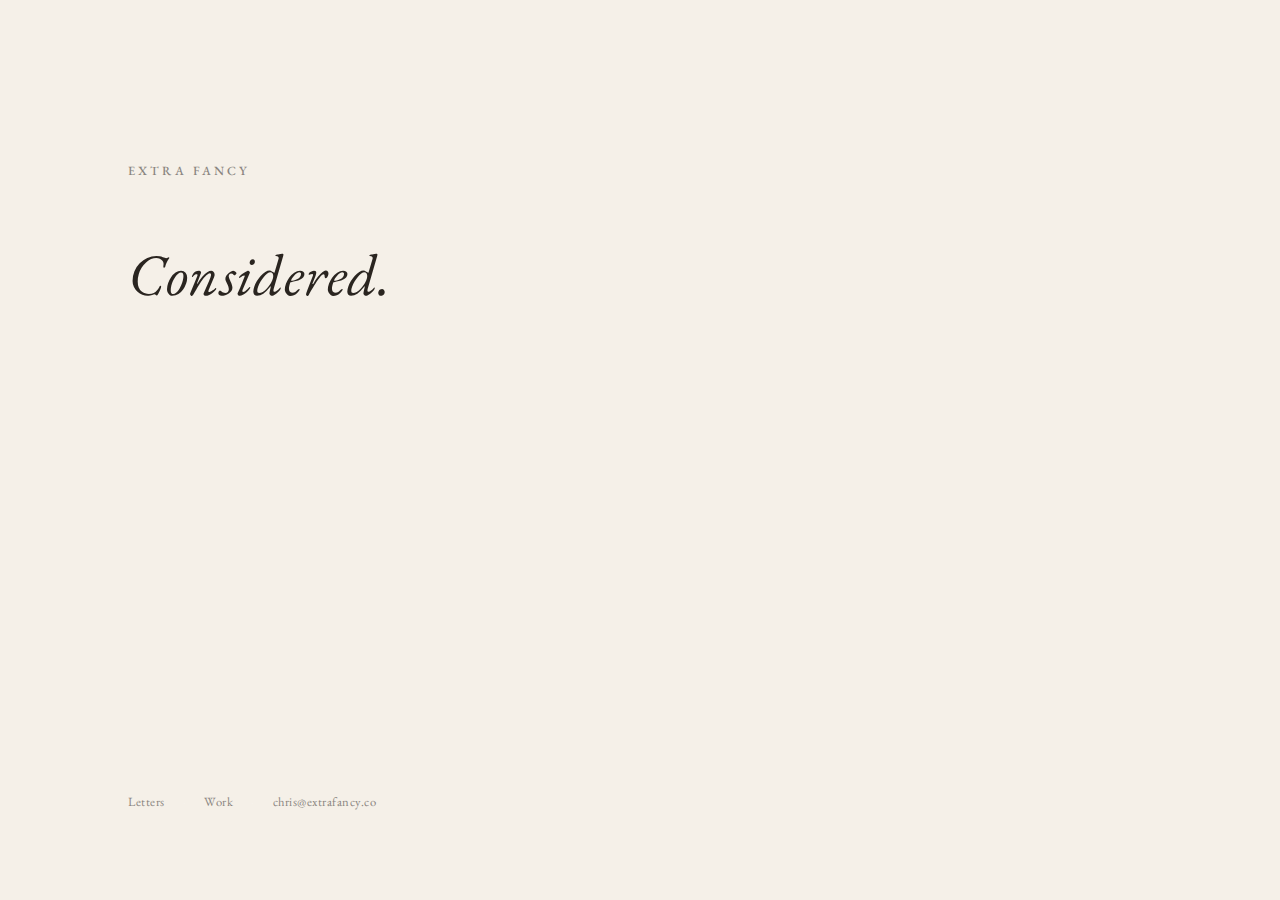
<file: index.html>
<!DOCTYPE html>
<html lang="en">
<head>
  <!-- Google Analytics -->
  <script async src="https://www.googletagmanager.com/gtag/js?id=G-4CF52522C4"></script>
  <script>
    window.dataLayer = window.dataLayer || [];
    function gtag(){dataLayer.push(arguments);}
    gtag('js', new Date());
    gtag('config', 'G-4CF52522C4');
  </script>
  <meta charset="UTF-8">
  <meta name="viewport" content="width=device-width, initial-scale=1.0">
  <title>Extra Fancy</title>
  <meta name="description" content="Concept to market. Brand strategy, design, and go-to-market for ventures that give a damn.">
  <meta name="author" content="Chris Johnson">
  <meta property="og:title" content="Extra Fancy">
  <meta property="og:description" content="Concept to market. Brand strategy, design, and go-to-market for ventures that give a damn.">
  <meta property="og:image" content="https://extrafancy.co/og-image.png">
  <meta property="og:url" content="https://extrafancy.co">
  <meta property="og:type" content="website">
  <meta property="og:site_name" content="Extra Fancy">
  <meta name="twitter:card" content="summary_large_image">
  <meta name="twitter:title" content="Extra Fancy">
  <meta name="twitter:description" content="Concept to market. Brand strategy, design, and go-to-market for ventures that give a damn.">
  <meta name="twitter:image" content="https://extrafancy.co/og-image.png">
  <link rel="icon" type="image/svg+xml" href="/favicon.svg">
  <link rel="preconnect" href="https://fonts.googleapis.com">
  <link rel="preconnect" href="https://fonts.gstatic.com" crossorigin>
  <link href="https://fonts.googleapis.com/css2?family=EB+Garamond:ital,wght@0,400;0,500;1,400;1,500&display=swap" rel="stylesheet">
  <link rel="stylesheet" href="style.css?v=2">
</head>
<body>
  <main>
    <h1>Extra Fancy</h1>
    <p class="word">Considered.</p>
  </main>
  <footer>
    <a href="/letters">Letters</a>
    <span>·</span>
    <a href="/work">Work</a>
    <span>·</span>
    <a href="mailto:chris@extrafancy.co">chris@extrafancy.co</a>
  </footer>
  <script>
    function setTimeTheme() {
      const hour = new Date().getHours();
      const body = document.body;
      body.classList.remove('morning', 'afternoon', 'evening', 'night');
      
      if (hour >= 6 && hour < 12) {
        body.classList.add('morning');
      } else if (hour >= 12 && hour < 17) {
        body.classList.add('afternoon');
      } else if (hour >= 17 && hour < 21) {
        body.classList.add('evening');
      } else {
        body.classList.add('night');
      }
    }
    
    setTimeTheme();
    setInterval(setTimeTheme, 60000);
  </script>
</body>
</html>
</file>
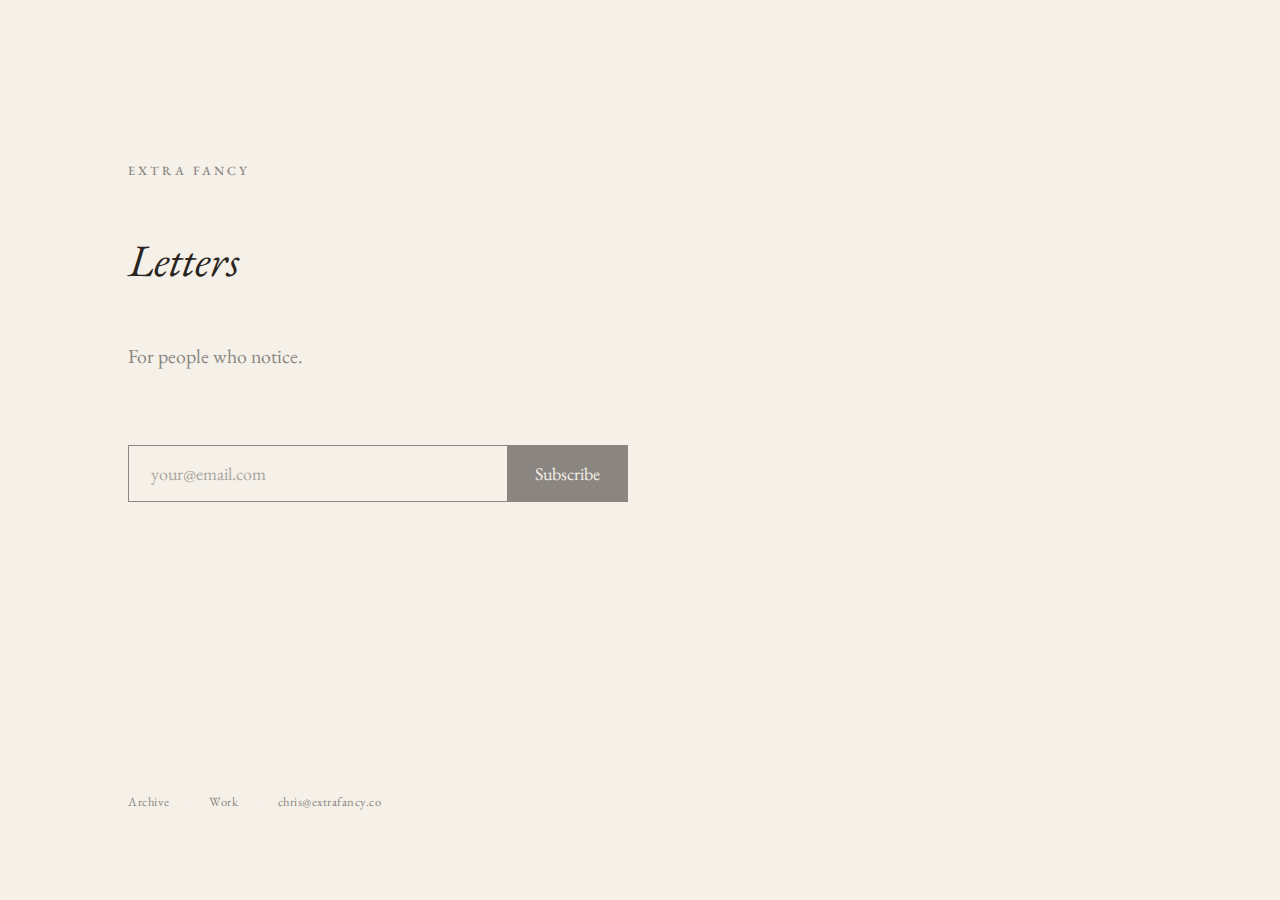
<file: letters/index.html>
<!DOCTYPE html>
<html lang="en">
<head>
  <meta charset="UTF-8">
  <meta name="viewport" content="width=device-width, initial-scale=1.0">
  <title>Letters — Extra Fancy</title>
  <meta name="description" content="For people who notice.">
  
  <!-- Open Graph -->
  <meta property="og:title" content="Letters — Extra Fancy">
  <meta property="og:description" content="For people who notice.">
  <meta property="og:type" content="website">
  <meta property="og:url" content="https://extrafancy.co/letters">
  
  <link rel="icon" type="image/svg+xml" href="/favicon.svg">
  <link rel="preconnect" href="https://fonts.googleapis.com">
  <link rel="preconnect" href="https://fonts.gstatic.com" crossorigin>
  <link href="https://fonts.googleapis.com/css2?family=EB+Garamond:ital,wght@0,400;0,500;1,400;1,500&display=swap" rel="stylesheet">
  <style>
    * { margin: 0; padding: 0; box-sizing: border-box; }
    
    :root {
      --bg: #0a0a0a;
      --fg: #e8e4df;
      --muted: #666;
      --accent: #888;
    }
    
    html { font-size: 18px; }
    
    body {
      font-family: 'EB Garamond', Georgia, serif;
      background: var(--bg);
      color: var(--fg);
      min-height: 100vh;
      display: flex;
      flex-direction: column;
      justify-content: space-between;
      padding: 18vh 10vw 10vh 10vw;
      -webkit-font-smoothing: antialiased;
      transition: background-color 1.5s ease, color 1.5s ease;
    }
    
    main {
      display: flex;
      flex-direction: column;
      gap: 3rem;
      max-width: 500px;
    }
    
    h1 {
      font-size: 0.7rem;
      font-weight: 500;
      letter-spacing: 0.25em;
      text-transform: uppercase;
      color: var(--muted);
    }
    
    h1 a {
      color: var(--muted);
      text-decoration: none;
    }
    
    .headline {
      font-size: 2.5rem;
      font-weight: 400;
      font-style: italic;
      line-height: 1.2;
    }
    
    .tagline {
      font-size: 1.1rem;
      color: var(--muted);
      line-height: 1.6;
    }
    
    .subscribe-form {
      display: flex;
      gap: 0;
      margin-top: 1rem;
    }
    
    .subscribe-form input[type="email"] {
      flex: 1;
      font-family: 'EB Garamond', Georgia, serif;
      font-size: 1rem;
      padding: 0.9rem 1.2rem;
      border: 1px solid var(--muted);
      border-right: none;
      background: transparent;
      color: var(--fg);
      outline: none;
      transition: border-color 0.2s ease;
    }
    
    .subscribe-form input[type="email"]::placeholder {
      color: var(--muted);
      opacity: 0.7;
    }
    
    .subscribe-form input[type="email"]:focus {
      border-color: var(--accent);
    }
    
    .subscribe-form button {
      font-family: 'EB Garamond', Georgia, serif;
      font-size: 1rem;
      padding: 0.9rem 1.5rem;
      border: 1px solid var(--muted);
      background: var(--muted);
      color: var(--bg);
      cursor: pointer;
      transition: all 0.2s ease;
    }
    
    .subscribe-form button:hover {
      background: var(--fg);
      border-color: var(--fg);
    }
    
    .subscribe-form button:disabled {
      opacity: 0.5;
      cursor: not-allowed;
    }
    
    .message {
      font-size: 0.9rem;
      margin-top: 0.75rem;
      min-height: 1.5em;
    }
    
    .message.success {
      color: #7a9f7a;
    }
    
    .message.error {
      color: #b07070;
    }
    
    footer {
      font-size: 0.7rem;
      font-weight: 400;
      letter-spacing: 0.04em;
      display: flex;
      gap: 1rem;
      align-items: center;
    }
    
    footer a {
      color: var(--muted);
      text-decoration: none;
      transition: color 0.2s ease;
    }
    
    footer a:hover { color: var(--fg); }
    footer span { color: rgba(255,255,255,0.2); }
    
    @media (max-width: 600px) {
      body { padding: 14vh 8vw 8vh 8vw; }
      .headline { font-size: 2rem; }
      .subscribe-form { flex-direction: column; }
      .subscribe-form input[type="email"] { border-right: 1px solid var(--muted); border-bottom: none; }
      .subscribe-form button { border-top: none; }
    }
    
    /* Time-based themes */
    body.morning {
      --bg: #f5f0e8;
      --fg: #2a2520;
      --muted: #8a8580;
      --accent: #5a5550;
    }
    
    body.afternoon {
      --bg: #faf6f0;
      --fg: #1a1815;
      --muted: #9a9590;
      --accent: #6a6560;
    }
    
    body.evening {
      --bg: #1a1512;
      --fg: #e8e0d8;
      --muted: #786860;
      --accent: #a89888;
    }
    
    body.night {
      --bg: #0a0a0a;
      --fg: #e8e4df;
      --muted: #666;
      --accent: #888;
    }
  </style>
</head>
<body>
  <main>
    <h1><a href="/">Extra Fancy</a></h1>
    
    <div class="headline">Letters</div>
    
    <p class="tagline">For people who notice.</p>
    
    <form class="subscribe-form" id="subscribe-form">
      <input type="email" id="email" placeholder="your@email.com" required>
      <button type="submit" id="submit-btn">Subscribe</button>
    </form>
    
    <div class="message" id="message"></div>
  </main>
  
  <footer>
    <a href="https://letters.extrafancy.co" target="_blank">Archive</a>
    <span>·</span>
    <a href="/work">Work</a>
    <span>·</span>
    <a href="mailto:chris@extrafancy.co">chris@extrafancy.co</a>
  </footer>
  
  <script>
    // Time-based theme
    function setTimeTheme() {
      const hour = new Date().getHours();
      const body = document.body;
      body.classList.remove('morning', 'afternoon', 'evening', 'night');
      
      if (hour >= 6 && hour < 12) {
        body.classList.add('morning');
      } else if (hour >= 12 && hour < 17) {
        body.classList.add('afternoon');
      } else if (hour >= 17 && hour < 21) {
        body.classList.add('evening');
      } else {
        body.classList.add('night');
      }
    }
    
    setTimeTheme();
    setInterval(setTimeTheme, 60000);
    
    // Subscribe form
    const form = document.getElementById('subscribe-form');
    const emailInput = document.getElementById('email');
    const submitBtn = document.getElementById('submit-btn');
    const message = document.getElementById('message');
    
    form.addEventListener('submit', async (e) => {
      e.preventDefault();
      
      const email = emailInput.value.trim();
      if (!email) return;
      
      submitBtn.disabled = true;
      submitBtn.textContent = '...';
      message.textContent = '';
      message.className = 'message';
      
      try {
        const response = await fetch('https://api.beehiiv.com/v2/publications/pub_30d332b4-136f-469c-91e4-7f0fda44ac42/subscriptions', {
          method: 'POST',
          headers: {
            'Content-Type': 'application/json',
            'Authorization': 'Bearer PKgaSDKqSnRLR8ULPB5uG6nFbssqsEVACkbhOAhtlnxy8HXrr0WbzFqNSCW2b7G2'
          },
          body: JSON.stringify({
            email: email,
            reactivate_existing: true,
            send_welcome_email: true
          })
        });
        
        if (response.ok) {
          message.textContent = 'You\'re in. Check your email to confirm.';
          message.className = 'message success';
          emailInput.value = '';
        } else {
          const data = await response.json();
          throw new Error(data.message || 'Something went wrong');
        }
      } catch (err) {
        message.textContent = err.message || 'Something went wrong. Try again.';
        message.className = 'message error';
      } finally {
        submitBtn.disabled = false;
        submitBtn.textContent = 'Subscribe';
      }
    });
  </script>
</body>
</html>
</file>
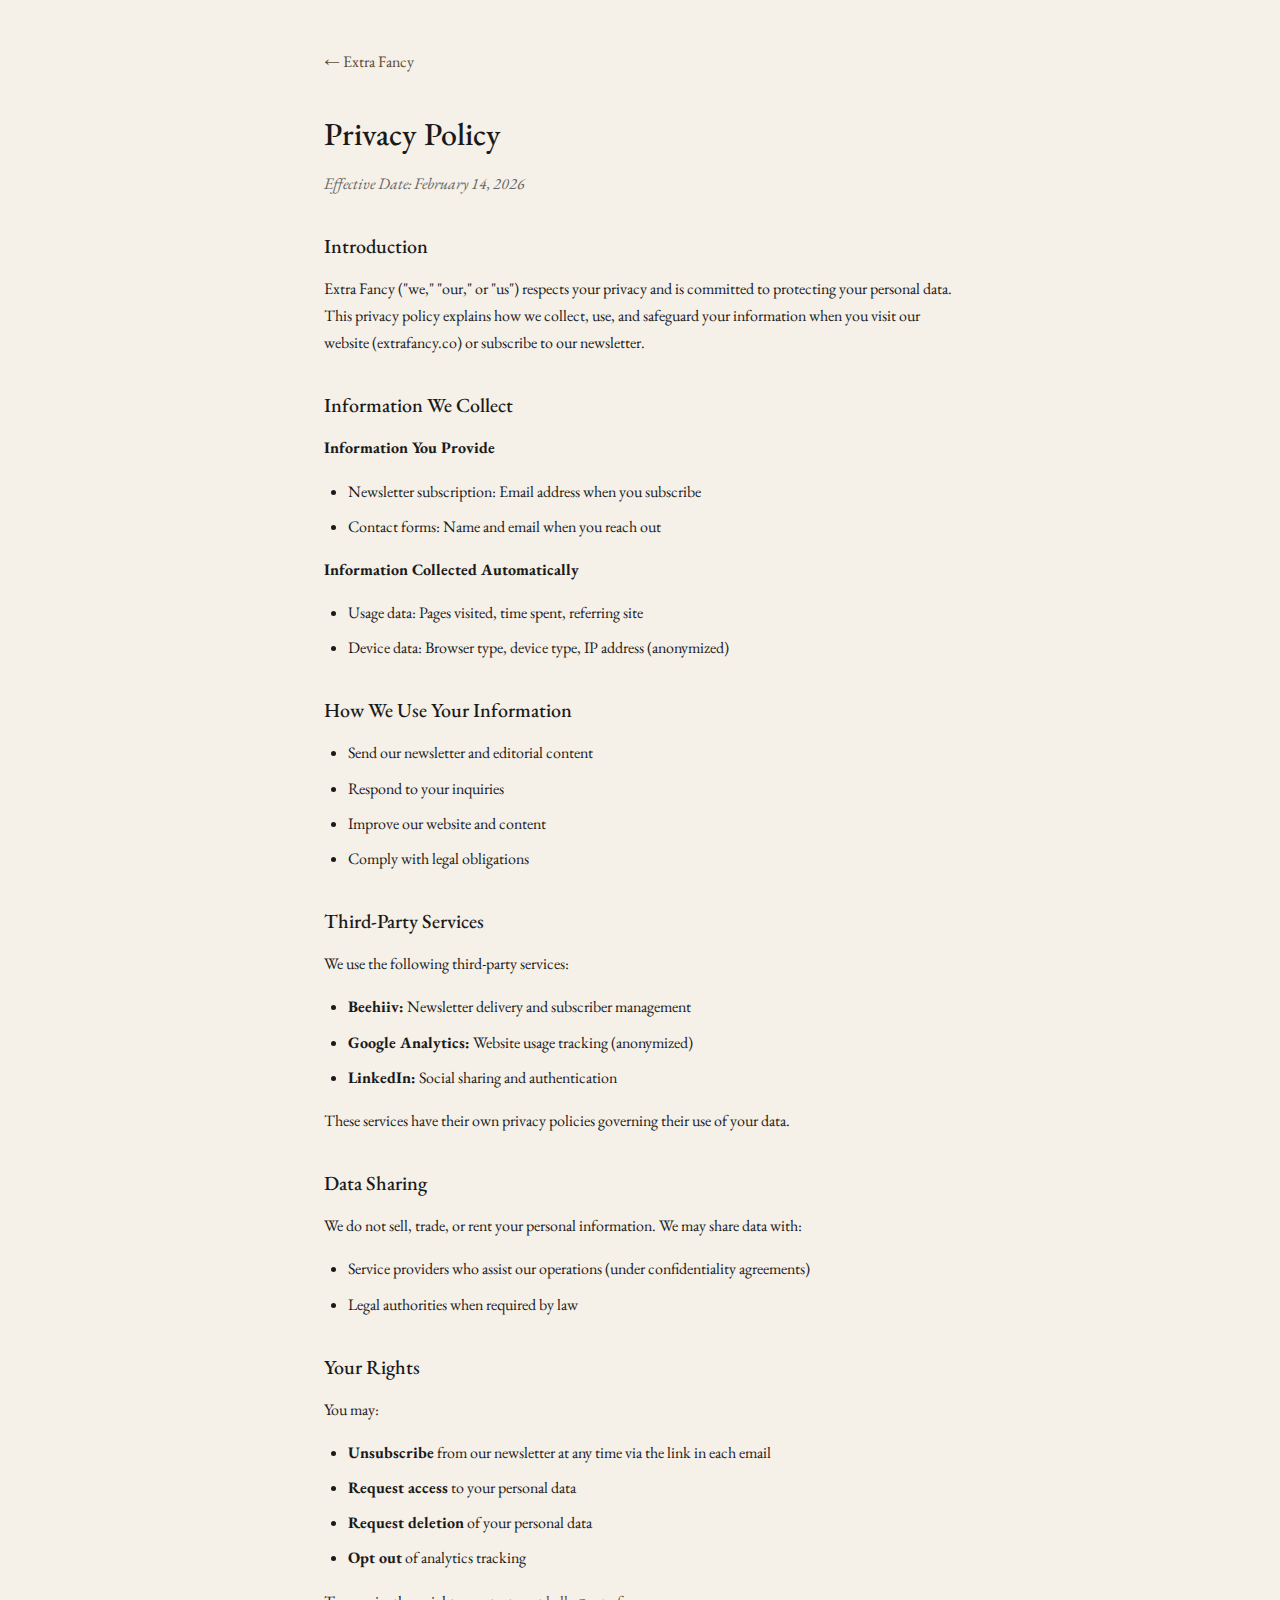
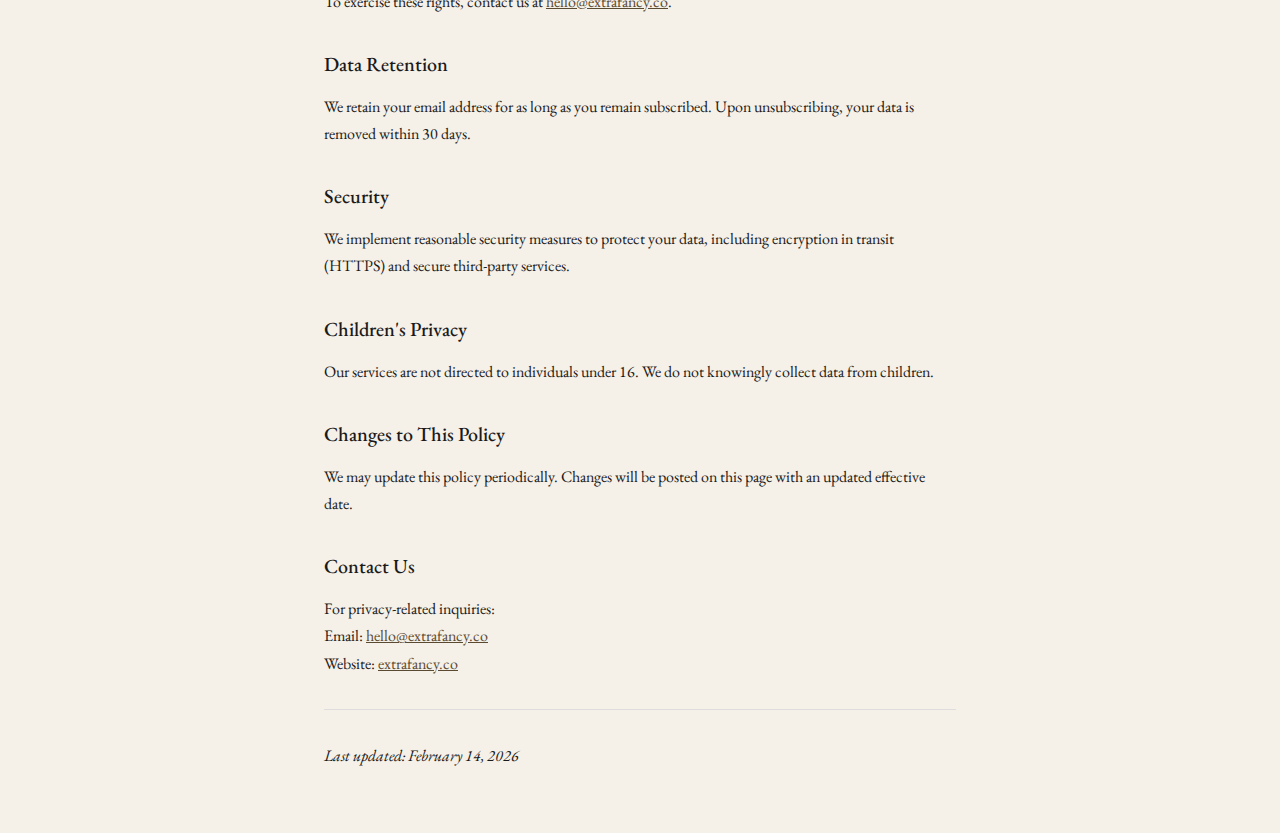
<file: privacy.html>
<!DOCTYPE html>
<html lang="en">
<head>
  <meta charset="UTF-8">
  <meta name="viewport" content="width=device-width, initial-scale=1.0">
  <title>Privacy Policy — Extra Fancy</title>
  <meta name="description" content="Privacy policy for Extra Fancy">
  <meta name="robots" content="noindex">
  <link rel="icon" type="image/svg+xml" href="/favicon.svg">
  <link rel="preconnect" href="https://fonts.googleapis.com">
  <link rel="preconnect" href="https://fonts.gstatic.com" crossorigin>
  <link href="https://fonts.googleapis.com/css2?family=EB+Garamond:ital,wght@0,400;0,500;1,400;1,500&display=swap" rel="stylesheet">
  <style>
    * { margin: 0; padding: 0; box-sizing: border-box; }
    body {
      font-family: 'EB Garamond', Georgia, serif;
      background: #f5f0e8;
      color: #1a1a1a;
      line-height: 1.7;
      padding: 3rem 1.5rem;
      max-width: 680px;
      margin: 0 auto;
    }
    @media (prefers-color-scheme: dark) {
      body { background: #0a0a0a; color: #e8e8e8; }
      a { color: #c9b896; }
    }
    h1 { font-size: 2rem; font-weight: 500; margin-bottom: 0.5rem; }
    h2 { font-size: 1.25rem; font-weight: 500; margin: 2rem 0 0.75rem; }
    p, ul { margin-bottom: 1rem; }
    ul { padding-left: 1.5rem; }
    li { margin-bottom: 0.5rem; }
    a { color: #5a4a32; }
    .effective { font-style: italic; color: #666; margin-bottom: 2rem; }
    .back { display: inline-block; margin-bottom: 2rem; text-decoration: none; }
    .back:hover { text-decoration: underline; }
    hr { border: none; border-top: 1px solid #ddd; margin: 2rem 0; }
    @media (prefers-color-scheme: dark) {
      .effective { color: #888; }
      hr { border-color: #333; }
    }
  </style>
</head>
<body>
  <a href="/" class="back">← Extra Fancy</a>
  
  <h1>Privacy Policy</h1>
  <p class="effective">Effective Date: February 14, 2026</p>

  <h2>Introduction</h2>
  <p>Extra Fancy ("we," "our," or "us") respects your privacy and is committed to protecting your personal data. This privacy policy explains how we collect, use, and safeguard your information when you visit our website (extrafancy.co) or subscribe to our newsletter.</p>

  <h2>Information We Collect</h2>
  <p><strong>Information You Provide</strong></p>
  <ul>
    <li>Newsletter subscription: Email address when you subscribe</li>
    <li>Contact forms: Name and email when you reach out</li>
  </ul>
  <p><strong>Information Collected Automatically</strong></p>
  <ul>
    <li>Usage data: Pages visited, time spent, referring site</li>
    <li>Device data: Browser type, device type, IP address (anonymized)</li>
  </ul>

  <h2>How We Use Your Information</h2>
  <ul>
    <li>Send our newsletter and editorial content</li>
    <li>Respond to your inquiries</li>
    <li>Improve our website and content</li>
    <li>Comply with legal obligations</li>
  </ul>

  <h2>Third-Party Services</h2>
  <p>We use the following third-party services:</p>
  <ul>
    <li><strong>Beehiiv:</strong> Newsletter delivery and subscriber management</li>
    <li><strong>Google Analytics:</strong> Website usage tracking (anonymized)</li>
    <li><strong>LinkedIn:</strong> Social sharing and authentication</li>
  </ul>
  <p>These services have their own privacy policies governing their use of your data.</p>

  <h2>Data Sharing</h2>
  <p>We do not sell, trade, or rent your personal information. We may share data with:</p>
  <ul>
    <li>Service providers who assist our operations (under confidentiality agreements)</li>
    <li>Legal authorities when required by law</li>
  </ul>

  <h2>Your Rights</h2>
  <p>You may:</p>
  <ul>
    <li><strong>Unsubscribe</strong> from our newsletter at any time via the link in each email</li>
    <li><strong>Request access</strong> to your personal data</li>
    <li><strong>Request deletion</strong> of your personal data</li>
    <li><strong>Opt out</strong> of analytics tracking</li>
  </ul>
  <p>To exercise these rights, contact us at <a href="mailto:hello@extrafancy.co">hello@extrafancy.co</a>.</p>

  <h2>Data Retention</h2>
  <p>We retain your email address for as long as you remain subscribed. Upon unsubscribing, your data is removed within 30 days.</p>

  <h2>Security</h2>
  <p>We implement reasonable security measures to protect your data, including encryption in transit (HTTPS) and secure third-party services.</p>

  <h2>Children's Privacy</h2>
  <p>Our services are not directed to individuals under 16. We do not knowingly collect data from children.</p>

  <h2>Changes to This Policy</h2>
  <p>We may update this policy periodically. Changes will be posted on this page with an updated effective date.</p>

  <h2>Contact Us</h2>
  <p>For privacy-related inquiries:<br>
  Email: <a href="mailto:hello@extrafancy.co">hello@extrafancy.co</a><br>
  Website: <a href="https://extrafancy.co">extrafancy.co</a></p>

  <hr>
  <p><em>Last updated: February 14, 2026</em></p>
</body>
</html>
</file>
<file: style.css>
* {
  margin: 0;
  padding: 0;
  box-sizing: border-box;
}

:root {
  --bg: #0a0a0a;
  --fg: #e8e4df;
  --muted: #666;
  --accent: #888;
}

html {
  font-size: 18px;
}

body {
  font-family: 'EB Garamond', Georgia, serif;
  background: var(--bg);
  color: var(--fg);
  min-height: 100vh;
  display: flex;
  flex-direction: column;
  justify-content: space-between;
  padding: 18vh 10vw 10vh 10vw;
  -webkit-font-smoothing: antialiased;
  -moz-osx-font-smoothing: grayscale;
  transition: background-color 1.5s ease, color 1.5s ease;
}

main {
  display: flex;
  flex-direction: column;
  gap: 3.5rem;
}

h1 {
  font-size: 0.7rem;
  font-weight: 500;
  letter-spacing: 0.25em;
  text-transform: uppercase;
  color: var(--muted);
}

.word {
  font-size: 3.25rem;
  font-weight: 400;
  font-style: italic;
  letter-spacing: 0.01em;
  line-height: 1.1;
}

footer {
  font-size: 0.7rem;
  font-weight: 400;
  letter-spacing: 0.04em;
  display: flex;
  gap: 1rem;
  align-items: center;
}

footer a {
  color: var(--muted);
  text-decoration: none;
  transition: color 0.2s ease;
}

footer a:hover {
  color: var(--fg);
}

footer span {
  color: rgba(255,255,255,0.2);
}

@media (max-width: 600px) {
  body {
    padding: 14vh 8vw 8vh 8vw;
  }
  
  main {
    gap: 2.5rem;
  }
  
  .word {
    font-size: 2.5rem;
  }
}

/* Time-based themes */
body.morning {
  --bg: #f5f0e8;
  --fg: #2a2520;
  --muted: #8a8580;
  --accent: #5a5550;
}

body.afternoon {
  --bg: #faf6f0;
  --fg: #1a1815;
  --muted: #9a9590;
  --accent: #6a6560;
}

body.evening {
  --bg: #1a1512;
  --fg: #e8e0d8;
  --muted: #786860;
  --accent: #a89888;
}

body.night {
  --bg: #0a0a0a;
  --fg: #e8e4df;
  --muted: #666;
  --accent: #888;
}
</file>
